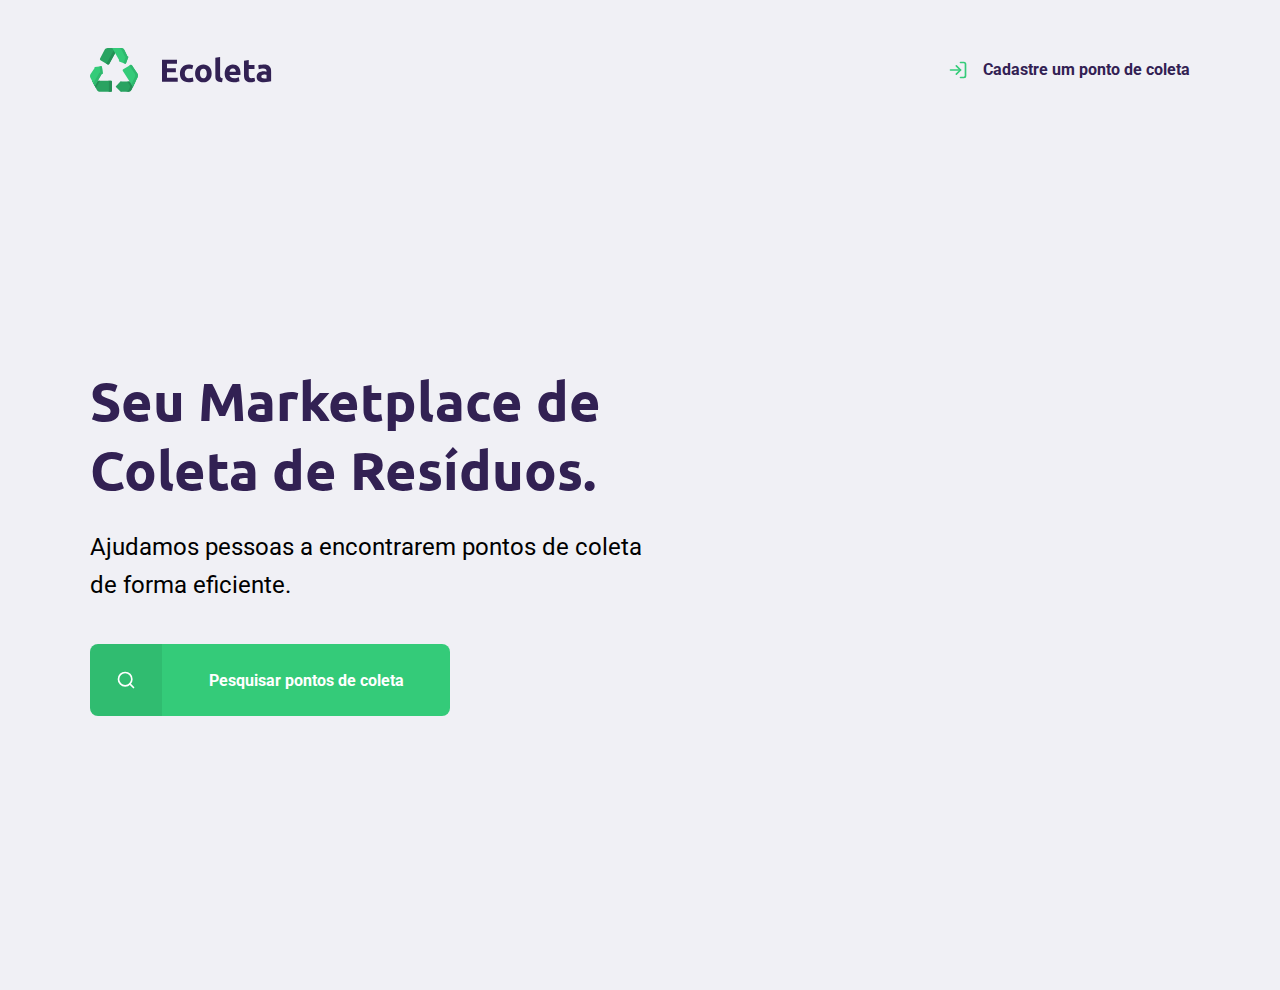
<file: index.html>
<!DOCTYPE html>
<html lang="Pt-Br">
<head>
    <meta charset="UTF-8">
    <meta name="viewport" content="width=device-width, initial-scale=1.0">

    <link rel="stylesheet" href="./CSS/style.css" >
    <link rel="stylesheet" href="./CSS/pagehome.css">
    <link rel="stylesheet" href="./CSS/modal.css">
    <link rel="stylesheet" href="./CSS/responsive.css">


    <link href="https://fonts.googleapis.com/css2?family=Roboto&family=Ubuntu:ital,wght@1,700&display=swap" rel="stylesheet">

    <title>Ecoleta</title>
</head>
<body>
    <div id="page-home"> <!--"id" é um identificador, usado sem repetir o nome, diferente da classe que pode repetir varios.-->
        <div class="content"> <!--conten quer dizer conteúdo-->
            <header>
                <img src="./icones/logo.svg" alt="logo-Ecoleta">
                <a href="">
                    <span>
                        <!--seta do lado da frase "Cadastre um ponto de coleta"-->
                    </span>
                    Cadastre um ponto de coleta
                </a>
            </header>
            <main> <!--"main" indica que é parte principal do documento ou pelomenos contem as informações principais-->

                <h1 class="red">
                    Seu Marketplace de Coleta de Resíduos.
                </h1>

                <p>
                    Ajudamos pessoas a encontrarem pontos de coleta de forma eficiente.
                </p>

                <a href="#">
                    <span>
                        <!--logo do search-->
                    </span>
                    <strong> <!--para textos em negrito (pois ja vem com a font-weight: bold)-->
                        Pesquisar pontos de coleta
                    </strong> 
                </a>
                
            </main>
            
            
        </div>
    </div>

    <div id="modal" class="hide"> <!--hide = ocultar-->
        <div class="content">
            <div class="header">
                <h1>Pontos de Coleta</h1>
                <a href="">fechar</a>
            </div>
            <form action="">
                <label for="">Cidade</label>
                <div class="search field">
                    <input type="text" name="search" placeholder="Pesquise por Cidade">  
                    <button>
                        <img src="./icones/search.svg" alt="Buscar">
                    </button>
                </div>
            </form>
        </div>
    </div>

</body>
</html>
</file>
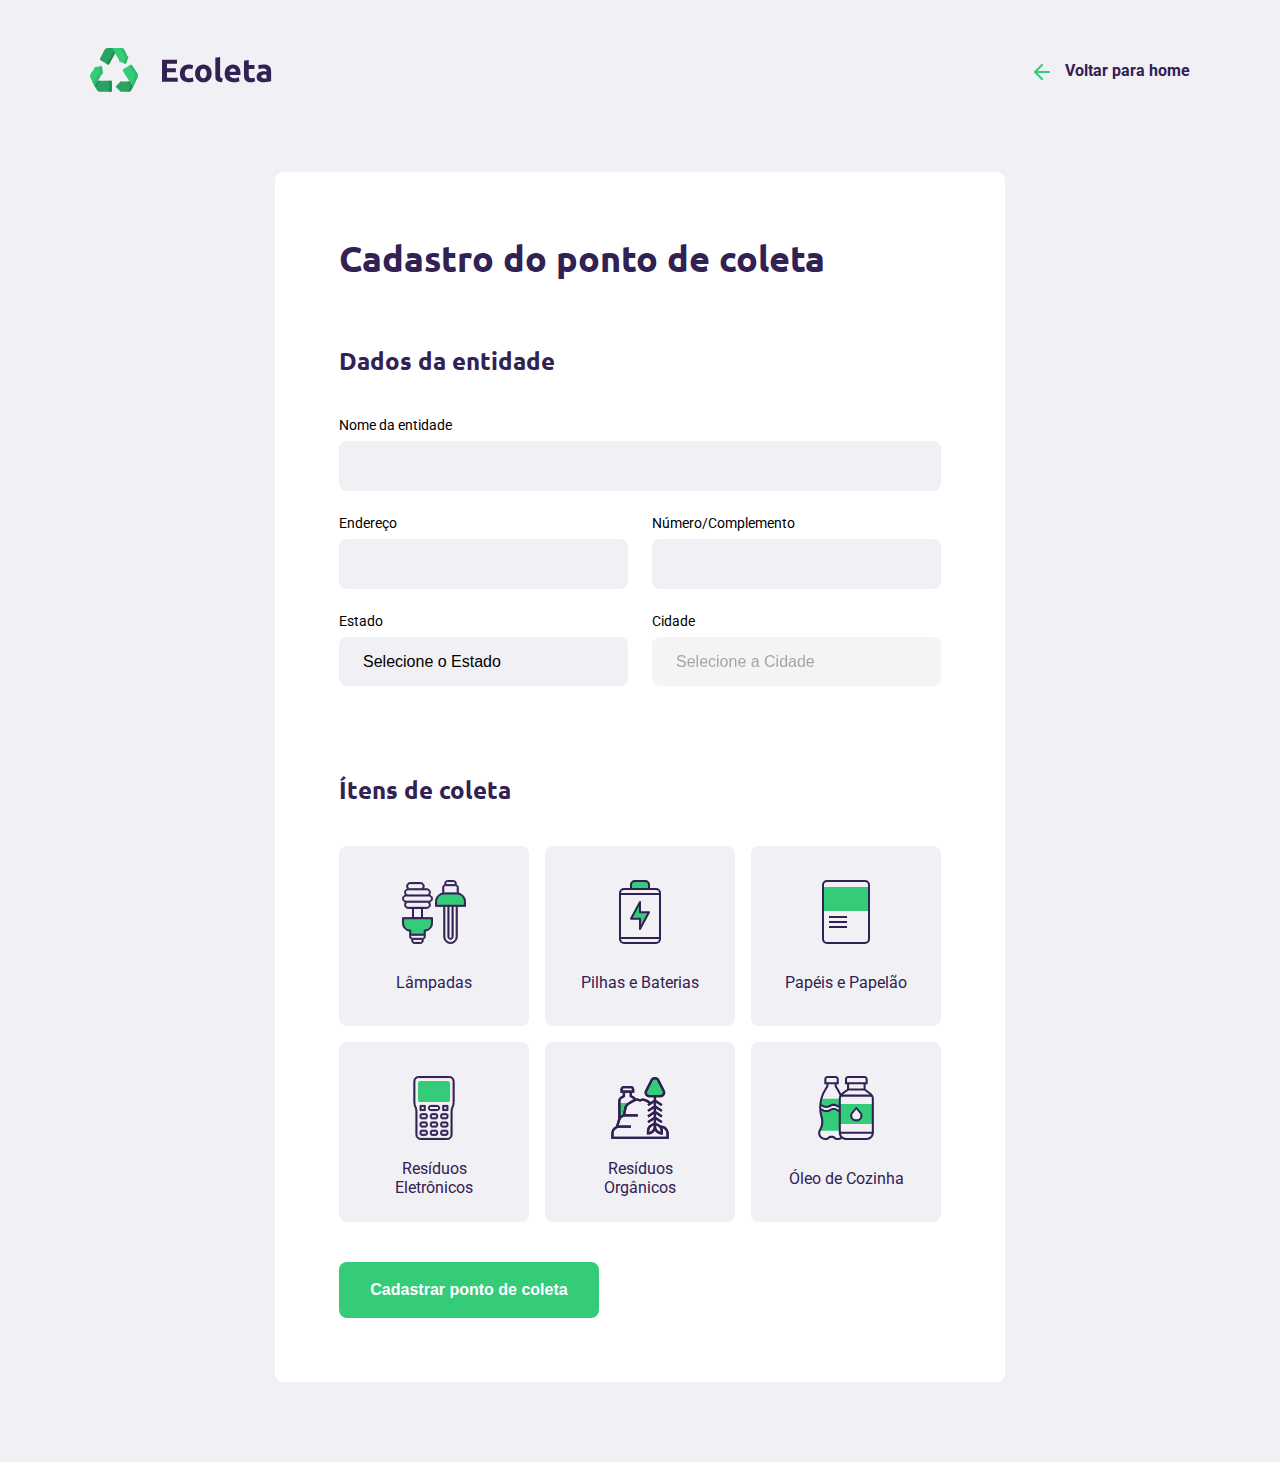
<file: create-point.html>
<!DOCTYPE html>
<html lang="Pt-Br">
<head>
    <meta charset="UTF-8">
    <meta name="viewport" content="width=device-width, initial-scale=1.0">

    <link rel="stylesheet" href="./CSS/style.css" >
    <link rel="stylesheet" href="./CSS/page-create-point.css">
    <link rel="stylesheet" href="./CSS/responsive.css">


    <link href="https://fonts.googleapis.com/css2?family=Roboto&family=Ubuntu:ital,wght@1,700&display=swap" rel="stylesheet">

    <title>Cadastro</title>
</head>
<body>
    <div id="page-create-point">
        <header>
            <img src="./icones/logo.svg" alt="">
            <a href="#">
                <span>

                </span>
                Voltar para home
            </a>
        </header>
        <form action=""> <!--é forma da caixa de cadastro-->
            <h1>
                Cadastro do ponto de coleta
            </h1>
            
            
            <fieldset> <!--è como se fosse uma div, entretanto ela mais semantica neste contexto, pois ela agrupara "dados da entidade" e "itens de coleta", formando uma coleção de campos-->
                <legend> <!--legenda, o titulo e tals ..-->
                    <h2>
                        Dados da entidade
                    </h2>
                </legend>

                <div class="field"> <!--"field" quer dizer campo-->

                    <label for="name"> Nome da entidade </label> <!--label= Rótulo-->
                    <input type="text" name="name"> 

                </div>

                <div class="field-group">
                    <div class="field">
                        <label for="address"> Endereço</label>
                        <input type="text" name="address"> <!--address= endereço-->
                    </div>

                    <div class="field">
                        <label for="address2"> Número/Complemento</label>
                        <input type="text" name="address2">

                    </div>

                </div>

                <div class="field-group">

                    <div class="field">
                        <label for="uf"> Estado</label>
                        <select name="uf" id=""> <!--"SELECT" cria um botão de seleção-->
                            <option value=""> 
                                Selecione o Estado <!--"option" permite colocar um text " Selecione o Estado", pra quando a caixa select estiver fechada -->
                            </option>
                        </select>
                        
                    </div>

                    <div class="field">
                        <label for="city"> Cidade</label> <!--city= cidade-->
                        <select name="city" id="" disabled> <!--"disabled" desabilitado, sera abilitado com JS, para apessoa só conseguir usar o campo cidade depois de selecionar o Estado.-->
                            <option value="">
                                Selecione a Cidade
                            </option>
                        </select>
                    </div>    

                </div>


            </fieldset>



            <fieldset>
                <legend>
                    <h2>
                        Ítens de coleta
                    </h2>
                </legend>

                <div class="items-grid"> <!--grides = grades-->
                    <li data-id="1"><img src="./icones/lampadas.svg" alt="Lâmpadas">
                        <span>
                            Lâmpadas
                        </span>
                    </li>
                    
                    <li data-id="2"><img src="./icones/baterias.svg" alt=" Pilhas e Baterias">
                        <span>
                            Pilhas e Baterias
                        </span>
                    </li>

                    <li data-id="3"><img src="./icones/papeis-papelao.svg" alt="Papéis e Papelão">
                        <span>
                            Papéis e Papelão
                        </span>
                    </li>

                    <li data-id="4"><img src="./icones/eletronicos.svg" alt="Resíduos Eletrônicos">
                        <span>
                            Resíduos Eletrônicos
                        </span>
                    </li>

                    <li data-id="5"><img src="./icones/organicos.svg" alt="Resíduos Orgânicos">
                        <span>
                            Resíduos Orgânicos
                        </span>
                    </li>

                    <li data-id="6"><img src="./icones/oleo.svg" alt="Óleo de Cozinha">
                        <span>
                            Óleo de Cozinha
                        </span>
                    </li>
                </div>
                <input type="hidden" name="item"> <!--hidden = escondido-->
            </fieldset> 

            <button type="submit"> Cadastrar ponto de coleta
                 <!--no case esse butao do tipo "submit", fara com que quando for clicado ele vai querer enviar os dados da "form", ou seja da caixa de cadastro.-->
                
            </button>
        </form>
    </div>

    <script src="./JS/create-point.js"></script>
</body>
</html>
</file>
<file: CSS/style.css>
:root{                      /* o seletor "root" esta referenciando a raiz do documento html*/
    --title-color:#322153;  /*tudo que tiver dentro do "root", pode ser replicada como variaveis*/
    --primary-color:#34cb79;
}     
* {                     /* o seletor "*" indica que é para qualquer elemento do meu html*/
    margin: 0;          /*retirei margin e padding pré existente pelo navegador*/
    padding: 0;
    box-sizing: border-box; /*Quando colocamos o preenchimento "padding", ele tende a daixar a caixa com alguma outra coisa (aqui foi a largura "max-width"), ele tende almentar o tamho da caixa, por isso mudamos para "box-sizing: border-box", fazendo com que o limite seja exatamente a largura colocada, pois o limite da caixa é sua borda "border-box"*/

}                   

body{                        /*BOX MODE*/
    width: 100%;         /*Toda caixa tem*/
    height: 100%;        /*largura, altura,espaçamentos, prrenchimentos, bordas, cor*/
    margin: 0;           /* fundo, maneira que é vista no html (display)*/
    background-color:#f0f0f5;           /*posicionamento, alinhamento*/ 
    -webkit-font-smoothing: antialiased;   /*"-webkit-font-smoothing: antialiased;", deixa as fontes de textos mais suaves ao ver*/
}   

html{
    font-family: 'Roboto', sans-serif;
}

a{
    text-decoration: none; /*sem decorção de texto (tirei a linha que acompanha um texto ancorada*/
    /*aqui qualquer text ancorado ficara sem a linha de sublinhação*/
}

h1, h2, h3, h4, h5, h6{
    font-family: 'Ubuntu', sans-serif; /*ubuntu é fonte de letras do google.com, aqui todas os "h" do meu site receberão este estilo*/
    color: var(--title-color); /* aqui é a variavel cor*/
    

}
</file>
<file: CSS/pagehome.css>
#page-home{  /* imagem dos recicladore*/
    height: 110vh; /* "vh" quer dizer vilport height é o canto da tela que fica em branco, aqui no caso ele vai ocupar 100 bloquinhos(se imaginasse sem tijolinhos), e "vh" é dinamico tmbm ou melhor dizendo responsivo.*/
    background-image: url('../icones/home-background.svg') no-repeat;
    background-position: 35vw bottom;/* a qui no caso vai ser na largura(ler o "vh" acima).*/

}
#page-home .content{
    width: 90%;
    max-width: 1100px;
    margin: 0 auto; /* margin: 0 auto é o mesmo que "margin-left: auto junto com margin-right:   auto", ou seja havera um preenchimento das laterais automaticamente deixando sempre o elemento centralizado, margin: 0 auto, quer dizer "não preencha em cima e nem embaixo com margem (por isso o 0), mas preencha as laterais". ainda podemos ter três elementos no margin, como por exemplo: margin: 50% auto 0; isso quer dizer em cima 50%, as laterais preenchimento autamatico ou seja ambos os lados com mesma medida e em baixo 0.
        e o margin: auto, que quer dizer os quatro cantos preenchimento automatico*/
     display: flex; /*deixa os conteúdo além de responsivos em linha*/
     flex-direction: column; /*permanece o display flex e responsivo, mas agora eles estão em coluna ou seja um embaixo do outro*/
     height: 100%; /* faço com que essa caixa o cupe toda altura*/

}
header{
    display: flex;
    align-items: center; /*este comando quer dizer alinhe os itens no (center)*/
    justify-content: space-between;  /*justify-content: justificar o conteúdo de dentro/ space-between é o comando de espaço entre eles*/
    margin-top: 48px;

}
header a{                 /*O display flex permite que o "span" fique em linha com o "a".*/
    display: flex;        /* Aqui estamos trabalhando a estilização da frase ancorada em 'a"*/
    color: var(--title-color);     /*cor da frase (title-color é um variavel) */
    font-weight: 700;     /*aqui estamos mechendo como o peso da fonte (negrito)*/
    
}
header a span{
    background-image: url(../icones/log-in.svg); /*adicionamos uma logo qual esta em linha com o "a"*/
    width: 20px; /*colocamos uma largura e altura, pois se nao a img não aparece*/
    height: 20px;
    margin-right: 15px; /*margin aqui é pra dar uma distancia entre o "span" e "a"*/

}
#page-home main{
    max-width: 560px;    /*tudo da tela ocupara o esse maximo de tamanho na tela*/
    display: flex;       /*deixa os conteúdo além de responsivos em linha*/
    flex-direction: column;  /*permanece o display flex e responsivo, mas agora eles estão em coluna ou seja um embaixo do outro*/
    justify-content: center; /* No "header" foi usado"justify-content: space-between", para dar espaço entre os objetos, aqui vai ser usado "justify-content: center", para colocar os elementos da caixa "main", no centro dela. e como seu display esta em coluna, logo sera calculado seu maeio referente a altura*/
    flex: 1;  /*é para realizar o calculo do meio altomaticamente, sem precisar ficar chutando a quantidade de pixel necessarias, e assim deixando a pagina mais flexivel ou melhor responssiva.*/
    
}
#page-home main h1{
    font-size: 54px; /*tamanho da letra*/
}
#page-home main p{
    font-size: 24px; /* é ota manho das letras do texto*/
    line-height: 38px; /* espaçamento entres as linhas do texto*/
    margin-top: 24px;
}
#page-home main a{
    background-color: var(--primary-color);
    width: 100%;
    max-width: 360px;
    height: 100%;
    max-height: 72px;
    border-radius: 8px; /* "border-radius" é um short-range ou seja um atalho paara todas laterais de bordas e serve para o arredondamento das bordas, caso eu coloque dois valores tipo "border-radius: 8px 15px", ele arrendodarar intercalando entre 8px e 25px no sentido horario, começando com o 8px.*/
    display: flex;
    align-items: center; /*aqui eu alinhei todos itens(elementos) que estão dendro da caixa "a" ao seu centro*/
    margin-top: 40px;
    transition: 300ms; /* tera uma um tempo de mudança no efeito hover, suavisando a transação para o efeito*/
    
}

#page-home main a:hover{ /*o "hover" faz uma estilização especial e ele identifaca quando mouse esta em cima do item.*/
    background-color: #2fb86e;  /*quando o mouse estiver sobre o item, o item mudara de cor*/
}


#page-home main a span{
    width: 72px;
    height: 72px;
    background-color:rgba(0,0,0,0.07);/* este "rgba()" contem transparencia, aqui a casa 0.08indica a transparencia desejada*/
    border-top-left-radius: 8px; /*arrendondei a borda superior esquerda em 8px*/
    border-bottom-left-radius: 8px; /*arrendondei a borda inferior esquerda em 8px*/
    
    display: flex;
    align-items: center; /*este comando quer dizer: alinhe os itens no centro (center), referente a altura*/
    justify-content: center;/*este comando quer dizer: alinhe os itens no centro (center), referente a largura*/

}

#page-home main a span::after{ /* "::after" é um pseudo elemento, ouseja vamos criar um elemento que não existe em html*/
    content: ""; /*agora dentro do span existe content(conteudo), como se fosse uma classe*/
    background-image: url(../icones/search.svg); /* aimagem só aparece quando der largura e altura a ela, a caixa que ela esta contida (que no caso aqui é "#page-home main a span",  comando anterior, tiver com o display flex, lembrando que é para imagens em ".svg"*/
    width: 20px;
    height: 20px;

}

#page-home main a strong{
    color: white;
    flex: 1; /* preenchimento automatico dos espaços vazios o que permite o comando "text-align" centralizar o texto*/
    text-align: center; /*centraliza o texto*/
}
</file>
<file: CSS/modal.css>
#modal{
    background-color: #0e0a14ef; /*o "ef" do fim da cor é o que da a transparência*/

    height: 100vh;
    width: 100vw;

    position: fixed; /*as duas linhas colocam a "modal" sobre a pagina principal*/
    top: 0;

    display: flex;              /* este conjunto de comando centraliza o conteúdo da caixa...*/
    justify-content: center;    /* ... id = modal*/
    align-items: center;

    transition: 300ms;      /*suavisa quando for aparecer*/
}

#modal.hide{
    display: none; /*vai ocultar toda "div id="modal""*/
}

#modal div.content{
    color: white;
    width: 420px;
}

#modal div.header{
    display: flex;
    align-items: center;             /* este conjunto de comando centraliza o conteúdo da caixa...*/
    justify-content: space-between;
    margin-bottom: 48px;

}

#modal div.header a{
    background-image: url(../icones/x.svg);

    width: 20px;       /*esse conjunto de de comandos ,faz com que ...*/
    height: 20px;      /* ... a imagem "x" apareça*/
    display: flex;

    font-size: 0.01px; /* estrategia para sumir com a palavra fechar*/
}

#modal div.header h1{
    color: white;
    font-size: 36px;
    line-height: 42px;  
}
#modal form label{
    font-size: 14px;
    line-height: 16px;

    display: block;      /*como o display esta em linha não pega a margin-bottom...*/
    margin-bottom: 8px;  /*... por isso a estrategia de display: block*/
}

#modal form div.field{
    display: flex;
}
#modal form input{
    flex: 1;
    background-color: #f0f0f5;
    
    border-radius: 8px 0 0 8px;
    border: 0;

    padding: 16px 24px;
    color: #6c6c80;

    font-size: 16px;
}

#modal form button{
    width: 50px;
    height: 50px;

    background-color: var(--primary-color);

    border-radius: 0 8px 8px 0;
    border: 0;
}

#modal form button:hover{
    background-color: #2fb86e;
}
</file>
<file: CSS/responsive.css>
@media(max-width: 938px) {
    #page-home{
        background-position-x: 70vw;
    }

    #page-home .content{
        align-items: center;
        text-align: center;
    }

    #page-home header a{
        position: absolute; 
        bottom: 48px;

        left: 50%;
        transform: translateX(-50%);
    }

    #page-home main{
        align-items: center;
    }
}

@media(min-width: 1700px){ /*Quando a tela for maior que 1700px de largura*/
    #page-home{
        background-position-x: 40vw;
    }
}

@media(max-height: 760px){
    #page-home{
        background-position-y: 200px;
    }
}
@media(min-height: 900px){
    #page-home{
        background-position-y: 324px;
    }
}
</file>
<file: CSS/page-create-point.css>
/*****************************Cabeçalho da Pagina*************************************/

#page-create-point{
    width: 90%;
    max-width:1100px ;
    margin: 0 auto;

}


#page-create-point header{
    display: flex;
    align-items: center;
    justify-content: space-between;
    margin-top: 48px;
}
#page-create-point header a{
    color: var(--title-color);
    font-weight: 700;  /*"font-weight:" é o peso da fonte, 700 equivale ao bolt(negrito)*/

    display: flex;
    align-items: center;
}
#page-create-point header a span{ /*sem display: flex posto na caixa anterior, */
                                  /*sem height: e width: a imagem em span, não aparecerá*/
    margin-right: 15px;
    background-image: url(../icones/arrow-left.svg);

    display: flex;

    height: 20px;
    width: 20px;
    
}
/* ****************************Caixa de cadastro**************************************** */

#page-create-point form{ /*caixa de cadastro*/
    margin: 80px auto;
    background-color: white;

    padding: 64px;   /* A "padding" é responssável pelo preenchimento interno da caixa*/
    border-radius: 8px; /*arredondara as bordas da caixa*/

    max-width: 730px;
}

form h1{
    display: flex;
    flex: 1;
    font-size: 36px;
    text-align: center;
    
}

/*******************Dados da entidade da caixa de cadastro***********************************/

form fieldset{
    margin-top: 64px; 
    border: 0;
}

form legend{
    margin-bottom: 40px;
}
form legend h2{
    font-size: 24px;
    
}

form .field{
    display: flex;
    flex-direction: column;

    margin-bottom: 24px; /*esse comando cria uma margem na parte inferio "bottom" dos elementos que estao dentro da caixa "field"*/

    flex: 1; /*realiza o preenchimento automatico dos espaços vazios do display flex(do qual fica em linha)*/
}


form .field-group{
    display: flex;
}

form input,
form select{
    background-color: #f0f0f5;
    border: 0;  /*retirar as bordas padrões que vem nos input*/
    padding: 16px 24px; /* espaçamento interno (topo) e (laterais)*/
    font-size: 16px; /*aumenta o tamanho da letra do text dentro do input*/

    border-radius: 8px; /*arredondamento das bordas*/

    outline: none;  /*tirei a linha preta que aparece quando eu seleciono para escrever algo no input*/

    transition: 100ms;
}

form input:hover, 
form select:hover{ /*efeito visual */
    background-color: #e5e5eb;
}

form select{ /* aqui tiramos as formataçoes basicas pré-existentes no butao de "select", pois ele não pega as formatções feitas anteriorente, assim evitando incopatibilidade com os navegadores*/
    -webkit-appearance: none;
    -moz-appearance: none;
    appearance: none;
}

form label{
    font-size: 14px;
    margin-bottom: 8px;

}
form .field-group .field + .field{ /*essa sintax quer dizer pegar dentro do field-group o .field que esta depois de outro .field*/
    margin-left: 24px;
}


/********************Itens de coleta da caixa de cadastro**********************************/

div.items-grid{  /*grids = grades*/
    display: grid;             /*para poder fazer colunas*/
    grid-template-columns: 1fr 1fr 1fr; /*fez tres colunas ocupando uma fração "1fr" de todo espaço*/
    gap: 16px;   /*"gap" é uma propriedade do "grid" onde ele faz uma separaão automatica entre as linhas e colunas, mas favoravel que usar "margen" neste caso*/

}
div.items-grid li{
    background-color: #f0f0f5; 
    list-style: none; /* tira as bolinhas ou stylo da lista*/

    border: 2px solid #f0f0f5 ; /* uma linha  solida em torno da caixa */
    border-radius: 8px;           /*arredonda a borda*/

    height: 180px;                

    padding: 32px 24px 16px;   /*prenchimento interno*/

    display: flex;             /*deixa em linha*/
    flex-direction: column;    /*retorno pra coluna*/
    align-items: center;
    justify-content: space-between; /*coloca espaço entre os elemntos, como o flex esta em modo coluna sera colocado um espaço de cima para baixo no sentido de coluna, no flex normal é colocado da esquerda para direita no fluxo normal do flex*/

    text-align: center; /*alinhar os textos no centro*/

    cursor: pointer;   /* faz com que o mouse mude da setinha para mãozinha quando o mouse e passado por cima dos itens desta caixa "li"*/
    
}

div.items-grid li span{ /*são as frases que acompanha as imagens*/
    flex: 1;   /*prenche os espaços automaticamente*/
    
    display: flex;
    align-items: center;

    color: var(--title-color);
    margin-top: 12px;
}

div.items-grid li.selected{ /*para que quando for clicado em algum iten "imagens" desta caixa for ela tome essas configurações*/
    background-color: #e1face;
    border: 2px solid #34cb79;
}

div.items-grid li img,
div.items-grid li span {
    pointer-events: none; /*aqui etou dizendo sem eventos de ponteiro, como se tivesse unindo os dois, para quando clicar indicar apenas a sua posição no li(necessario para troca de classe=selected, pelas li, qual esta sendo realizo pela js*/
}



/***********************Botão de cadastro da caixa de cadastro************************************/

form button{
    margin-top: 40px;
    width: 260px;
    height:56px ;

    background-color: var(--primary-color);
    border-radius: 8px;
    color: white;
    font-size: 16px;
    font-weight: bold;
    border: 0;
    transition: 200ms;/* faz com que a transitio do efeito "hover" aseguir fique mais suave*/
}
form button:hover{ /*quando passar o mouse em cima*/
    background-color: #2fb86e;
}
</file>
